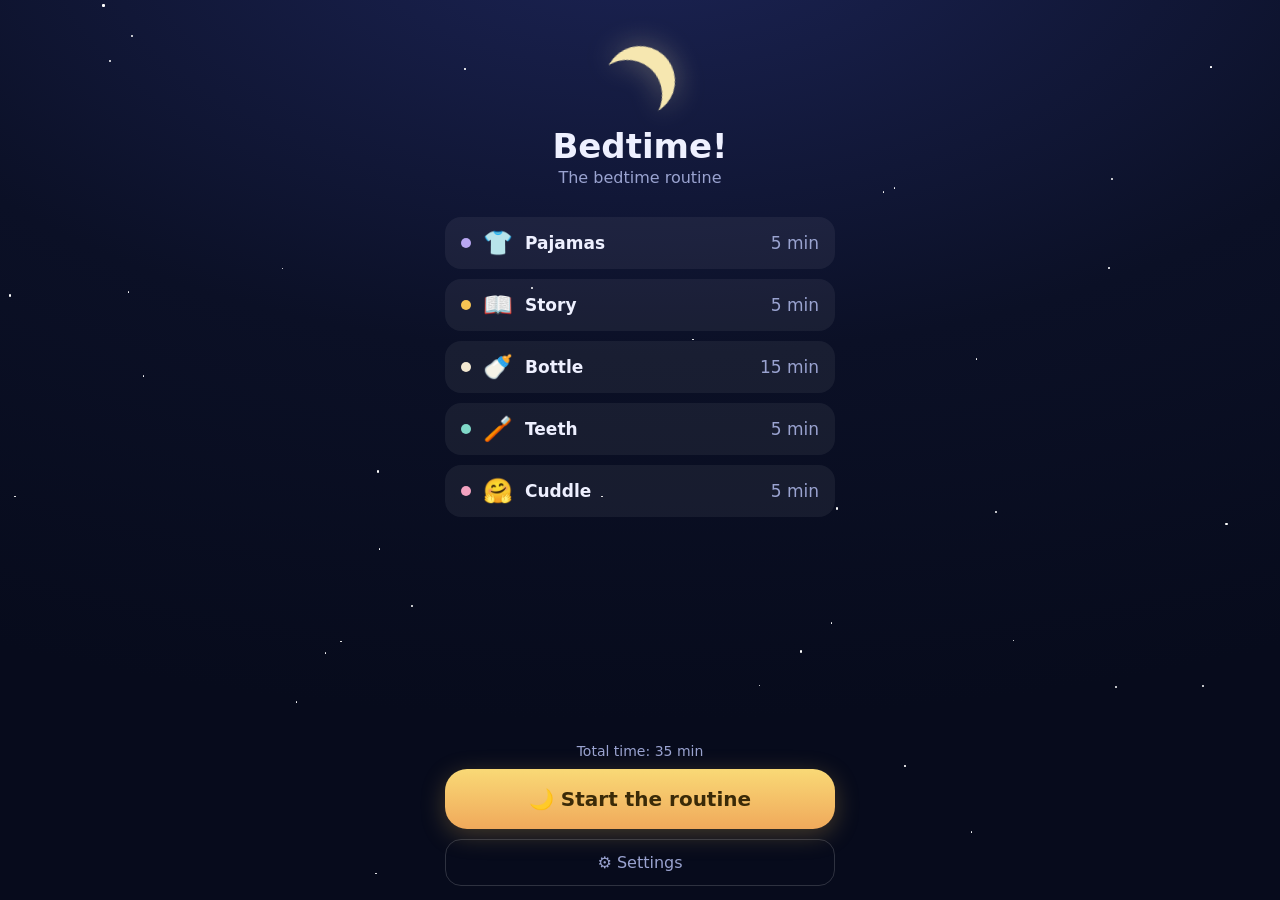
<file: index.html>
<!DOCTYPE html>
<html lang="fr">
<head>
  <meta charset="utf-8">
  <meta name="viewport" content="width=device-width, initial-scale=1, viewport-fit=cover, user-scalable=no">
  <title>Au dodo — le rituel du coucher</title>
  <meta name="description" content="Sablier du rituel du coucher : histoire, biberon, dents, câlin… et au dodo !">
  <meta name="theme-color" content="#0b1026">
  <meta name="color-scheme" content="dark">
  <link rel="manifest" href="manifest.webmanifest">
  <meta name="mobile-web-app-capable" content="yes">
  <meta name="apple-mobile-web-app-capable" content="yes">
  <meta name="apple-mobile-web-app-status-bar-style" content="black-translucent">
  <meta name="apple-mobile-web-app-title" content="Au dodo">
  <link rel="apple-touch-icon" href="icons/apple-touch-icon.png">
  <link rel="icon" type="image/png" sizes="192x192" href="icons/icon-192.png">
  <link rel="stylesheet" href="style.css">
</head>
<body>
  <div id="stars" aria-hidden="true"></div>

  <main class="app">

    <!-- ÉCRAN ACCUEIL -->
    <section id="screen-home" class="screen active">
      <header class="home-head">
        <div class="moon" aria-hidden="true"></div>
        <h1 id="homeTitle">Au dodo&nbsp;!</h1>
        <p id="homeSub" class="subtitle">Le rituel du coucher</p>
      </header>
      <ul id="homeList" class="phase-list"></ul>
      <p id="homeTotal" class="total-line"></p>
      <div class="home-actions">
        <button id="btnStart" class="btn-primary">🌙&nbsp; Commencer le rituel</button>
        <button id="btnSettings" class="btn-ghost">⚙️&nbsp; Réglages</button>
      </div>
    </section>

    <!-- ÉCRAN RITUEL -->
    <section id="screen-ritual" class="screen">
      <div class="banner">
        <span id="phaseEmoji" aria-hidden="true">📖</span>
        <div class="banner-text">
          <span id="phaseLabel">Histoire</span>
          <span id="phaseTime">5:00</span>
        </div>
      </div>

      <div class="hourglass-wrap">
        <svg id="hourglass" viewBox="0 0 320 480" xmlns="http://www.w3.org/2000/svg" aria-hidden="true">
          <defs>
            <clipPath id="clipTop">
              <path d="M72 50 L248 50 Q248 160 166 236 L154 236 Q72 160 72 50 Z"/>
            </clipPath>
            <clipPath id="clipBot">
              <path d="M154 244 Q72 320 72 430 L248 430 Q248 320 166 244 Z"/>
            </clipPath>
          </defs>

          <!-- cadre bois -->
          <rect x="48" y="26" width="7" height="428" rx="3.5" fill="#6f4730" opacity="0.9"/>
          <rect x="265" y="26" width="7" height="428" rx="3.5" fill="#6f4730" opacity="0.9"/>
          <rect x="40" y="22" width="240" height="18" rx="9" fill="#8a5a3e"/>
          <rect x="40" y="440" width="240" height="18" rx="9" fill="#8a5a3e"/>

          <!-- fond du verre -->
          <path d="M72 50 L248 50 Q248 160 166 236 L154 236 Q72 160 72 50 Z" fill="rgba(255,255,255,0.05)"/>
          <path d="M154 244 Q72 320 72 430 L248 430 Q248 320 166 244 Z" fill="rgba(255,255,255,0.05)"/>

          <!-- sable -->
          <g id="sandTop" clip-path="url(#clipTop)"></g>
          <g id="sandBot" clip-path="url(#clipBot)"></g>

          <!-- filet de sable + grains -->
          <rect id="stream" x="157.5" y="238" width="5" height="0" rx="2.5" fill="#f6c453" opacity="0.95"/>
          <g id="particles" fill="#f6c453">
            <circle class="grain g1" cx="158.5" cy="248" r="2"/>
            <circle class="grain g2" cx="161" cy="248" r="1.7"/>
            <circle class="grain g3" cx="159.7" cy="248" r="1.4"/>
          </g>

          <!-- contours du verre -->
          <path d="M72 50 L248 50 Q248 160 166 236 L154 236 Q72 160 72 50 Z"
                fill="none" stroke="rgba(190,210,255,0.45)" stroke-width="3" stroke-linejoin="round"/>
          <path d="M154 244 Q72 320 72 430 L248 430 Q248 320 166 244 Z"
                fill="none" stroke="rgba(190,210,255,0.45)" stroke-width="3" stroke-linejoin="round"/>
          <path d="M154 236 L154 244 M166 236 L166 244" stroke="rgba(190,210,255,0.45)" stroke-width="3"/>

          <!-- reflets -->
          <path d="M88 66 Q86 130 120 180" stroke="rgba(255,255,255,0.16)" stroke-width="6" fill="none" stroke-linecap="round"/>
          <path d="M94 300 Q86 355 90 412" stroke="rgba(255,255,255,0.12)" stroke-width="6" fill="none" stroke-linecap="round"/>
        </svg>
        <div id="pauseOverlay" class="pause-overlay" hidden>⏸&nbsp;Pause</div>
      </div>

      <div id="trail" class="trail"><div id="trailRow" class="trail-row"></div></div>
      <div id="progress" class="progress" aria-hidden="true"></div>

      <div class="controls">
        <button id="btnPrev" class="btn-ctrl" title="Phase précédente">⏮</button>
        <button id="btnPause" class="btn-ctrl" title="Pause">⏸</button>
        <button id="btnSkip" class="btn-ctrl" title="Phase suivante">⏭</button>
        <button id="btnStop" class="btn-ctrl danger" title="Arrêter">✕</button>
      </div>
    </section>

    <!-- ÉCRAN RÉGLAGES -->
    <section id="screen-settings" class="screen">
      <header class="settings-head">
        <button id="btnBack" class="btn-ghost btn-back">←&nbsp;Retour</button>
        <h2 id="settingsTitle">Réglages</h2>
      </header>
      <div class="tabs2">
        <button id="tabSteps" class="tab2 on" type="button">Étapes</button>
        <button id="tabApp" class="tab2" type="button">Application</button>
      </div>
      <div id="paneSteps" class="pane">
        <div id="settingsList"></div>
        <p id="settingsTotal" class="total-line"></p>
        <button id="btnDefaults" class="btn-ghost">Valeurs par défaut</button>
      </div>
      <div id="paneApp" class="pane" hidden>
        <label class="srow sound-row">
          <span class="name">🔔&nbsp; <span id="lblSounds">Sons</span></span>
          <input type="checkbox" id="soundToggle" class="switch">
        </label>
        <label class="srow">
          <span class="name">🎬&nbsp; <span id="lblIntro">Animation de départ</span></span>
          <input type="checkbox" id="introToggle" class="switch">
        </label>
        <label class="srow">
          <span class="name">🌐&nbsp; <span id="lblLang">Langue</span></span>
          <select id="langSelect" class="select"></select>
        </label>

        <h3 class="sec" id="secBedtime">Coucher</h3>
        <label class="srow">
          <span class="name">⏰&nbsp; <span id="lblBedtime">Heure du coucher</span></span>
          <input type="time" id="bedtimeInput" class="time-input" value="20:00">
        </label>
        <label class="srow reminder-row">
          <span class="col">
            <span class="ttl">🛎️&nbsp; <span id="lblReminder">Me prévenir 15 min avant</span></span>
            <span id="reminderSub" class="row-sub"></span>
          </span>
          <input type="checkbox" id="reminderToggle" class="switch">
        </label>
        <p id="reminderHint" class="reminder-hint" hidden></p>

        <a id="kofiSettings" class="btn-ghost kofi-btn" target="_blank" rel="noopener" hidden>☕ Soutenir l'app</a>
      </div>
    </section>

    <!-- ÉCRAN FIN -->
    <section id="screen-end" class="screen">
      <div class="end-center">
        <div class="end-moon" aria-hidden="true"></div>
        <h1 id="endTitle">Au dodo&nbsp;!</h1>
        <p id="endMsg" class="subtitle">Bonne nuit, fais de beaux rêves&nbsp;✨</p>
      </div>
      <button id="btnEndHome" class="btn-ghost">Terminer</button>
      <a id="kofiEnd" class="kofi-line" target="_blank" rel="noopener" hidden>☕ Soutenir l'app</a>
    </section>

  </main>

  <div id="intro" class="intro" hidden>
    <div id="introCard" class="intro-card">
      <span id="introEmoji" class="intro-emoji" aria-hidden="true">🌙</span>
      <span id="introLabel" class="intro-label"></span>
    </div>
    <div id="introDots" class="intro-dots" aria-hidden="true"></div>
    <p id="introHint" class="intro-hint"></p>
  </div>

  <div id="toast" class="toast" hidden></div>
  <script src="app.js"></script>
</body>
</html>
</file>
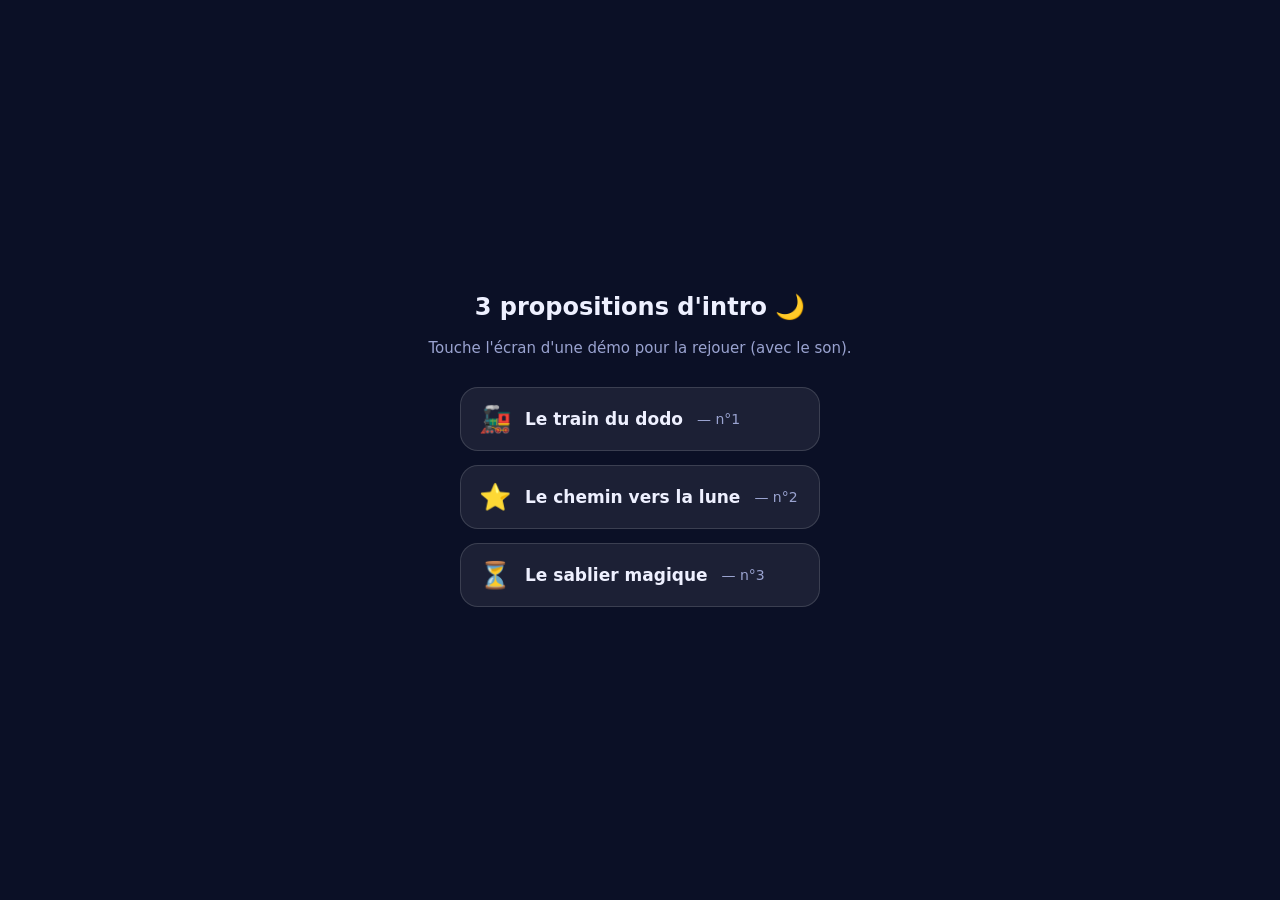
<file: demos/index.html>
<!DOCTYPE html>
<html lang="fr">
<head>
<meta charset="utf-8">
<meta name="viewport" content="width=device-width, initial-scale=1, viewport-fit=cover">
<title>Au dodo — propositions d'intro</title>
<style>
html, body { height: 100%; margin: 0; }
body {
  background: #0b1026; color: #eef0ff;
  font-family: ui-rounded, -apple-system, system-ui, sans-serif;
  display: flex; flex-direction: column; align-items: center; justify-content: center;
  gap: 14px; padding: 24px; box-sizing: border-box;
}
h1 { font-size: 24px; margin: 0 0 4px; text-align: center; }
p { color: #9aa3d0; margin: 0 0 16px; font-size: 15px; text-align: center; }
a {
  display: flex; align-items: center; gap: 14px;
  width: min(100%, 360px); padding: 16px 18px; box-sizing: border-box;
  background: rgba(255,255,255,.07); border: 1.5px solid rgba(255,255,255,.14);
  border-radius: 18px; color: #eef0ff; text-decoration: none; font-size: 17px; font-weight: 600;
}
a span.num { color: #9aa3d0; font-weight: 400; font-size: 14px; }
a em { font-style: normal; font-size: 26px; }
</style>
</head>
<body>
<h1>3 propositions d'intro 🌙</h1>
<p>Touche l'écran d'une démo pour la rejouer (avec le son).</p>
<a href="train.html"><em>🚂</em> Le train du dodo <span class="num">— n°1</span></a>
<a href="lune.html"><em>⭐</em> Le chemin vers la lune <span class="num">— n°2</span></a>
<a href="sablier.html"><em>⏳</em> Le sablier magique <span class="num">— n°3</span></a>
</body>
</html>
</file>
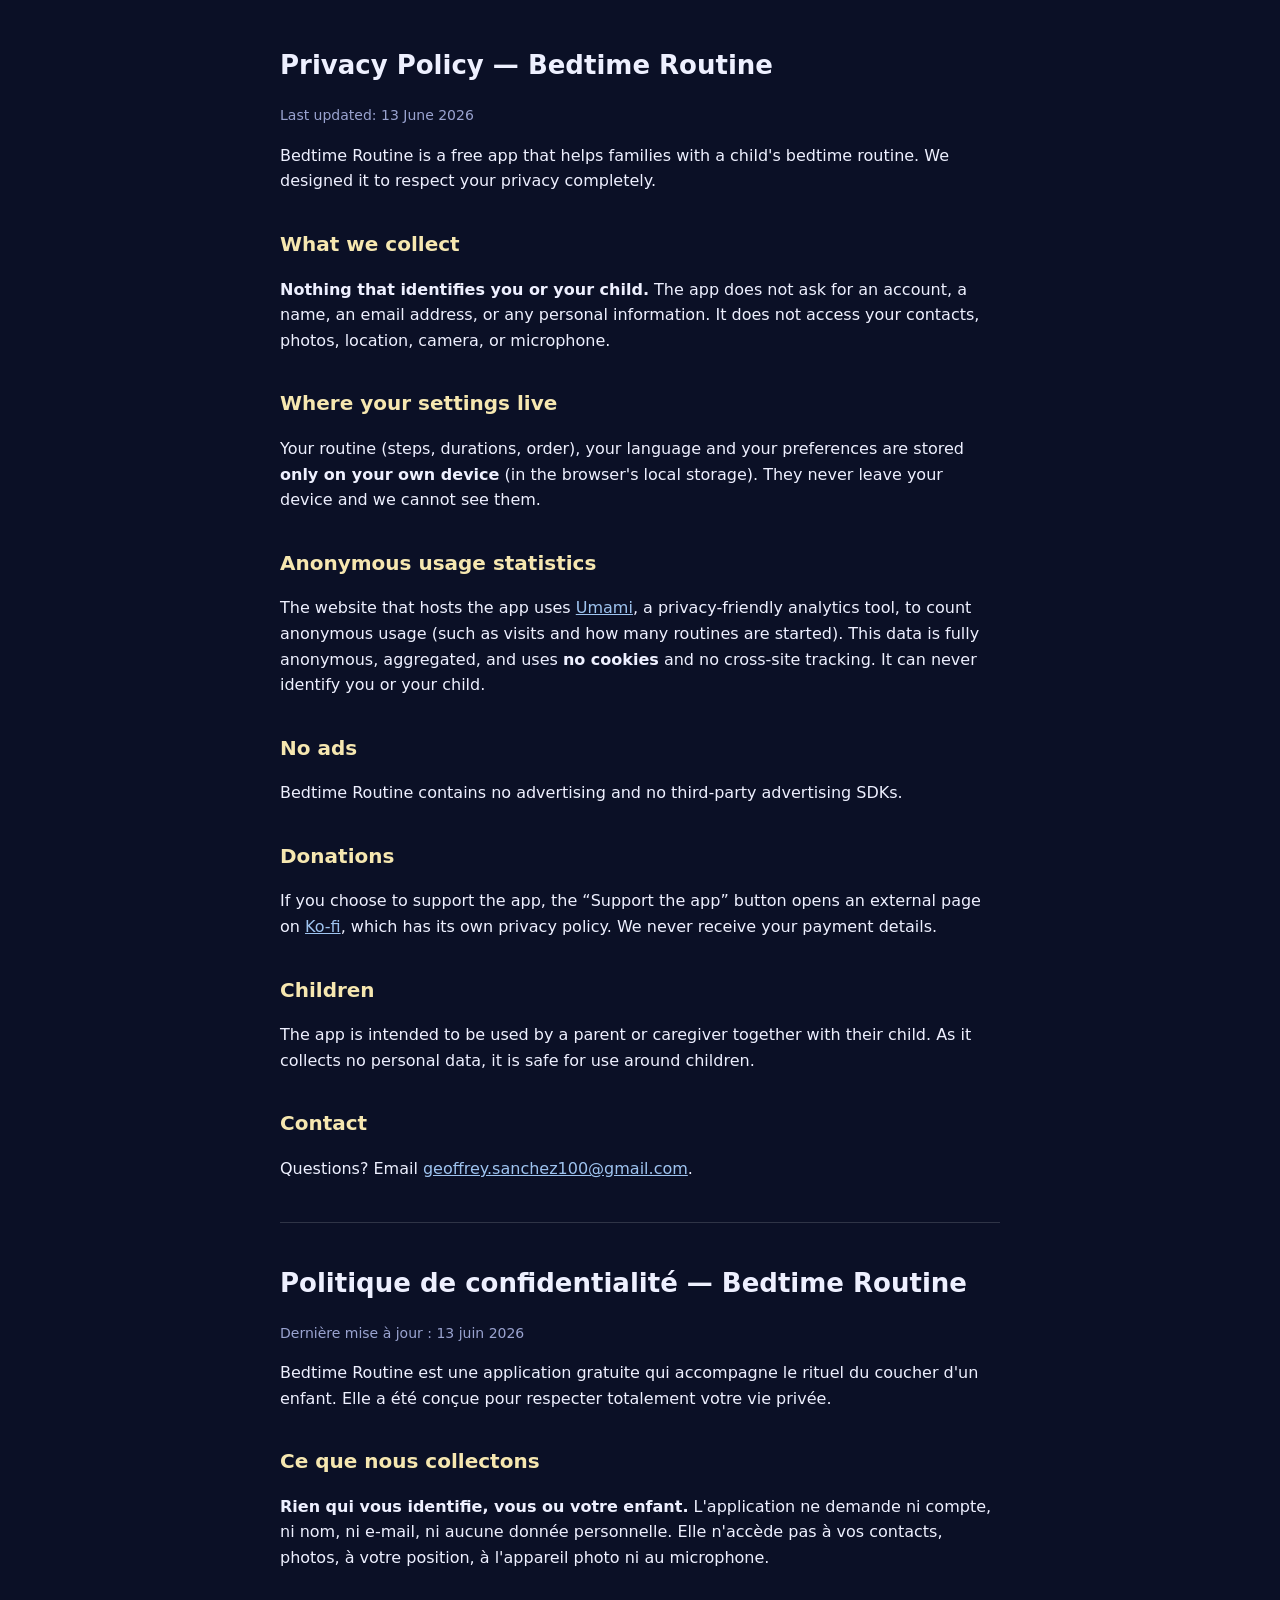
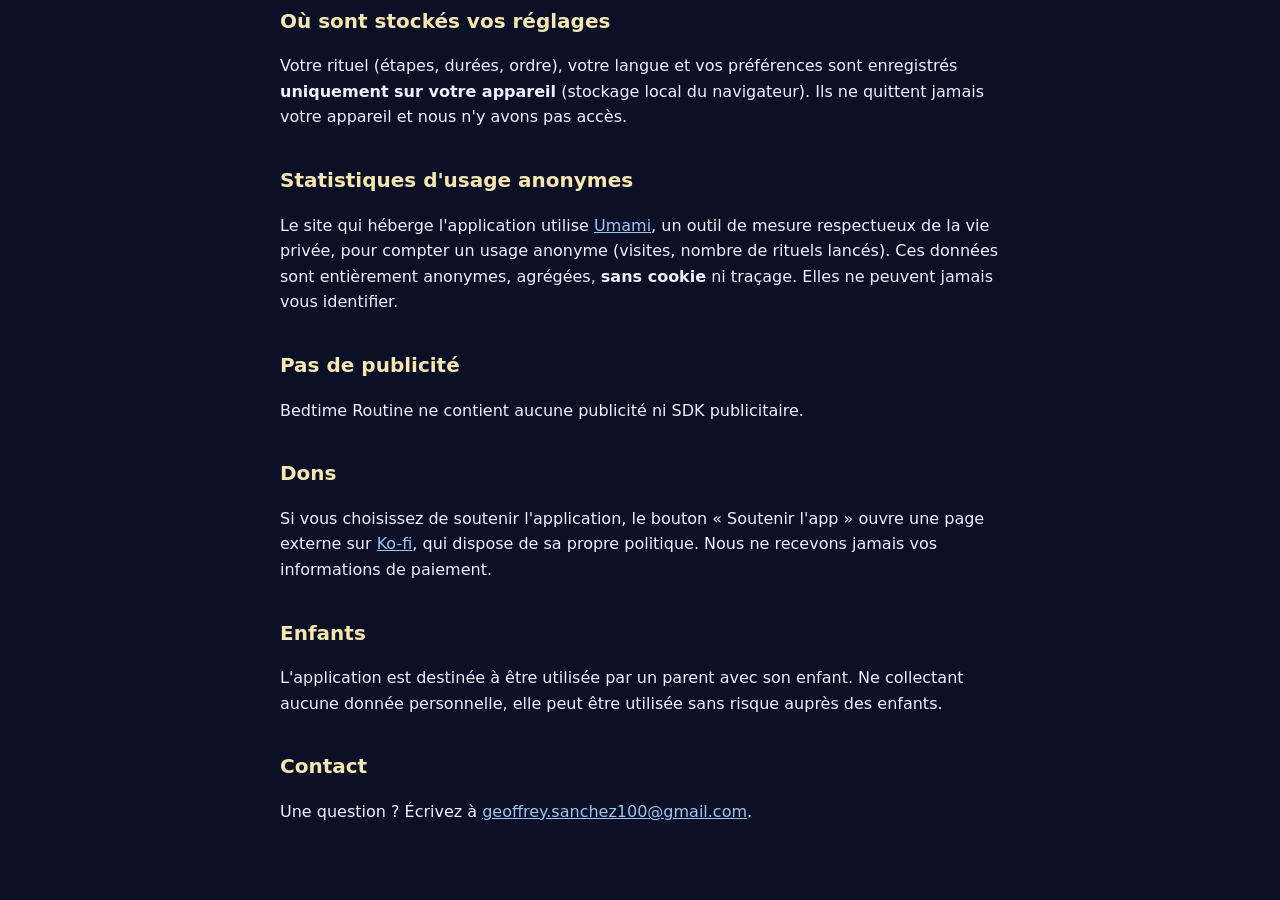
<file: privacy.html>
<!DOCTYPE html>
<html lang="en">
<head>
<meta charset="utf-8">
<meta name="viewport" content="width=device-width, initial-scale=1">
<title>Privacy Policy — Bedtime Routine</title>
<style>
body { max-width: 720px; margin: 0 auto; padding: 28px 20px 60px; background: #0b1026; color: #eef0ff;
  font-family: ui-rounded, -apple-system, "Segoe UI", system-ui, sans-serif; line-height: 1.6; }
h1 { font-size: 26px; } h2 { font-size: 20px; margin-top: 34px; color: #f6e7b0; }
a { color: #9fc4f0; } hr { border: none; border-top: 1px solid rgba(255,255,255,.15); margin: 40px 0; }
.muted { color: #9aa3d0; font-size: 14px; }
</style>
</head>
<body>
<h1>Privacy Policy — Bedtime Routine</h1>
<p class="muted">Last updated: 13 June 2026</p>

<p>Bedtime Routine is a free app that helps families with a child's bedtime routine.
We designed it to respect your privacy completely.</p>

<h2>What we collect</h2>
<p><strong>Nothing that identifies you or your child.</strong> The app does not ask for an
account, a name, an email address, or any personal information. It does not access your
contacts, photos, location, camera, or microphone.</p>

<h2>Where your settings live</h2>
<p>Your routine (steps, durations, order), your language and your preferences are stored
<strong>only on your own device</strong> (in the browser's local storage). They never leave
your device and we cannot see them.</p>

<h2>Anonymous usage statistics</h2>
<p>The website that hosts the app uses <a href="https://umami.is/">Umami</a>, a privacy-friendly
analytics tool, to count anonymous usage (such as visits and how many routines are started).
This data is fully anonymous, aggregated, and uses <strong>no cookies</strong> and no
cross-site tracking. It can never identify you or your child.</p>

<h2>No ads</h2>
<p>Bedtime Routine contains no advertising and no third-party advertising SDKs.</p>

<h2>Donations</h2>
<p>If you choose to support the app, the “Support the app” button opens an external page on
<a href="https://ko-fi.com/">Ko-fi</a>, which has its own privacy policy. We never receive your
payment details.</p>

<h2>Children</h2>
<p>The app is intended to be used by a parent or caregiver together with their child. As it
collects no personal data, it is safe for use around children.</p>

<h2>Contact</h2>
<p>Questions? Email <a href="mailto:geoffrey.sanchez100@gmail.com">geoffrey.sanchez100@gmail.com</a>.</p>

<hr>

<h1>Politique de confidentialité — Bedtime Routine</h1>
<p class="muted">Dernière mise à jour : 13 juin 2026</p>

<p>Bedtime Routine est une application gratuite qui accompagne le rituel du coucher d'un enfant.
Elle a été conçue pour respecter totalement votre vie privée.</p>

<h2>Ce que nous collectons</h2>
<p><strong>Rien qui vous identifie, vous ou votre enfant.</strong> L'application ne demande ni
compte, ni nom, ni e-mail, ni aucune donnée personnelle. Elle n'accède pas à vos contacts,
photos, à votre position, à l'appareil photo ni au microphone.</p>

<h2>Où sont stockés vos réglages</h2>
<p>Votre rituel (étapes, durées, ordre), votre langue et vos préférences sont enregistrés
<strong>uniquement sur votre appareil</strong> (stockage local du navigateur). Ils ne quittent
jamais votre appareil et nous n'y avons pas accès.</p>

<h2>Statistiques d'usage anonymes</h2>
<p>Le site qui héberge l'application utilise <a href="https://umami.is/">Umami</a>, un outil de
mesure respectueux de la vie privée, pour compter un usage anonyme (visites, nombre de rituels
lancés). Ces données sont entièrement anonymes, agrégées, <strong>sans cookie</strong> ni
traçage. Elles ne peuvent jamais vous identifier.</p>

<h2>Pas de publicité</h2>
<p>Bedtime Routine ne contient aucune publicité ni SDK publicitaire.</p>

<h2>Dons</h2>
<p>Si vous choisissez de soutenir l'application, le bouton « Soutenir l'app » ouvre une page
externe sur <a href="https://ko-fi.com/">Ko-fi</a>, qui dispose de sa propre politique. Nous ne
recevons jamais vos informations de paiement.</p>

<h2>Enfants</h2>
<p>L'application est destinée à être utilisée par un parent avec son enfant. Ne collectant aucune
donnée personnelle, elle peut être utilisée sans risque auprès des enfants.</p>

<h2>Contact</h2>
<p>Une question ? Écrivez à <a href="mailto:geoffrey.sanchez100@gmail.com">geoffrey.sanchez100@gmail.com</a>.</p>
</body>
</html>
</file>
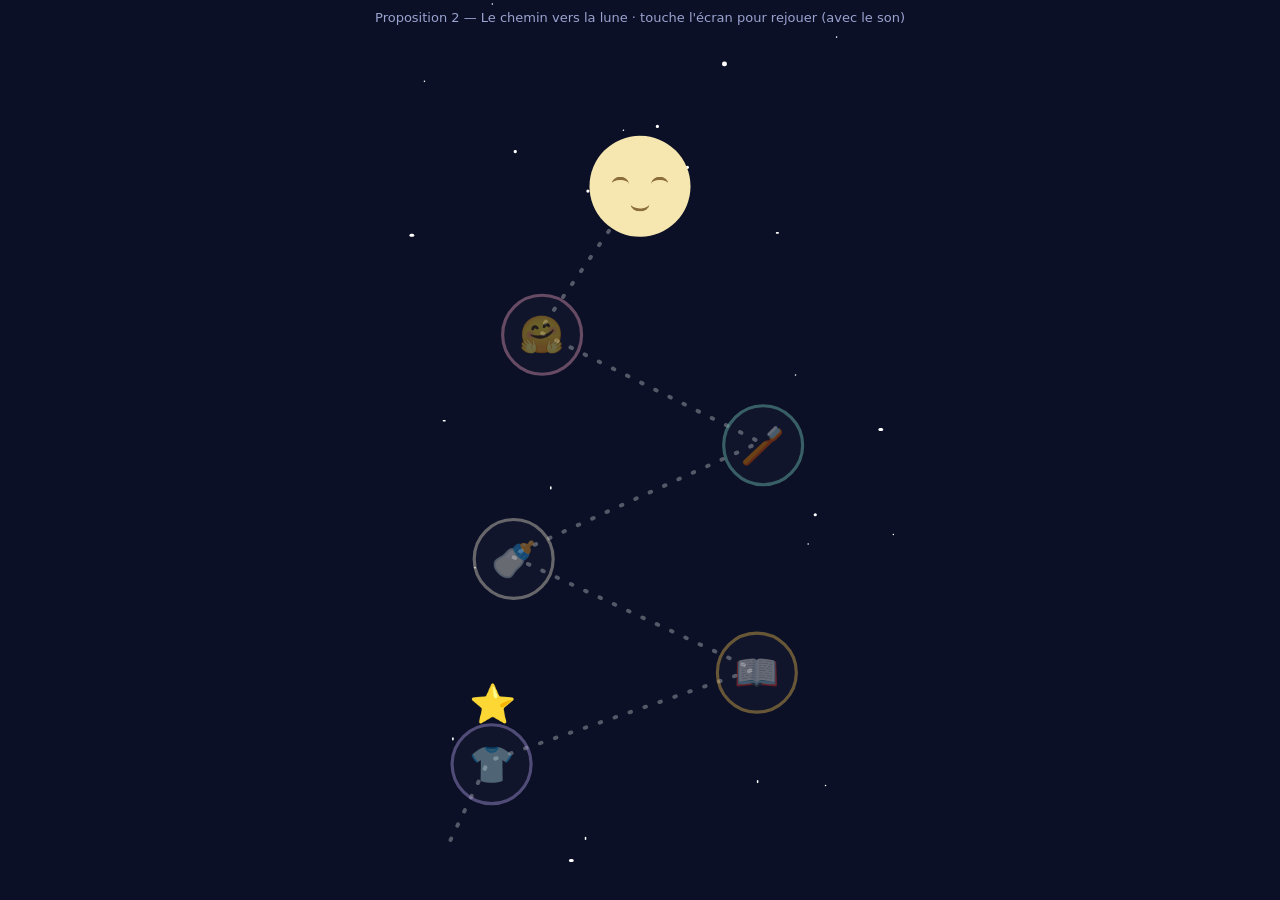
<file: demos/lune.html>
<!DOCTYPE html>
<html lang="fr">
<head>
<meta charset="utf-8">
<meta name="viewport" content="width=device-width, initial-scale=1, viewport-fit=cover, user-scalable=no">
<title>Proposition 2 — Le chemin vers la lune</title>
<style>
html, body { height: 100%; margin: 0; }
body {
  background: #0b1026; color: #eef0ff; overflow: hidden;
  font-family: ui-rounded, -apple-system, system-ui, sans-serif;
  -webkit-user-select: none; user-select: none; -webkit-tap-highlight-color: transparent;
}
.hdr {
  position: fixed; top: env(safe-area-inset-top, 0px); left: 0; right: 0; z-index: 5;
  text-align: center; font-size: 13px; color: #9aa3d0; padding: 10px;
}
#fit { position: fixed; left: 50%; top: 50%; width: 320px; height: 570px; transform-origin: center; }
.st { position: absolute; border-radius: 50%; background: #fff; animation: tw 2.4s ease-in-out infinite alternate; }
@keyframes tw { from { opacity: .12; } to { opacity: .8; } }
@keyframes hop { 0% { transform: translateY(0); } 45% { transform: translateY(-16px); } 100% { transform: translateY(0); } }
@keyframes zz { from { opacity: 0; transform: translateY(8px); } 30% { opacity: 1; } to { opacity: 0; transform: translateY(-30px); } }
.cap { position: absolute; top: 36px; left: 0; right: 0; text-align: center; font-size: 25px; font-weight: 700; min-height: 34px; }
</style>
</head>
<body>
<div class="hdr">Proposition 2 — Le chemin vers la lune · touche l'écran pour rejouer (avec le son)</div>
<div id="fit"><div id="sc" style="position:absolute;inset:0"></div></div>
<script>
'use strict';
const PH = [
  { e: '👕', n: 'Pyjama', c: '#b9a7f2' },
  { e: '📖', n: 'Histoire', c: '#f6c453' },
  { e: '🍼', n: 'Biberon', c: '#f3e9d2' },
  { e: '🪥', n: 'Dents', c: '#7fd8c8' },
  { e: '🤗', n: 'Câlin', c: '#f2a2c0' },
];
const NS = 'http://www.w3.org/2000/svg';
function fit() {
  const s = Math.min(innerWidth / 320, innerHeight / 570);
  document.getElementById('fit').style.transform = 'translate(-50%,-50%) scale(' + s + ')';
}
addEventListener('resize', fit); fit();

let ac = null, sound = false;
function ensureAc() { try { ac = ac || new (window.AudioContext || window.webkitAudioContext)(); if (ac.state === 'suspended') ac.resume(); } catch (e) {} }
function tone(f, w, d, p) {
  if (!sound || !ac) return;
  const o = ac.createOscillator(), g = ac.createGain();
  o.type = 'sine'; o.frequency.value = f; o.connect(g); g.connect(ac.destination);
  const t0 = ac.currentTime + w;
  g.gain.setValueAtTime(0.0001, t0);
  g.gain.exponentialRampToValueAtTime(p, t0 + 0.04);
  g.gain.exponentialRampToValueAtTime(0.0001, t0 + d);
  o.start(t0); o.stop(t0 + d + 0.05);
}
const NOTES = [523.25, 587.33, 659.25, 783.99, 880, 1046.5];

let timers = [];
const later = (f, ms) => timers.push(setTimeout(f, ms));
const stopAll = () => { timers.forEach(clearTimeout); timers = []; };
const sc = document.getElementById('sc');

function base() {
  sc.innerHTML = '';
  for (let i = 0; i < 26; i++) {
    const s = document.createElement('span'); s.className = 'st';
    const z = 1 + Math.random() * 1.6;
    s.style.cssText = 'width:' + z + 'px;height:' + z + 'px;left:' + (Math.random() * 100) + '%;top:' + (Math.random() * 100) + '%;animation-delay:' + (-Math.random() * 3) + 's';
    sc.appendChild(s);
  }
  const cap = document.createElement('div'); cap.className = 'cap'; sc.appendChild(cap);
  return cap;
}

function play() {
  stopAll();
  const cap = base();
  const pts = [[64, 482], [232, 424], [78, 352], [236, 280], [96, 210]];
  const svg = document.createElementNS(NS, 'svg');
  svg.setAttribute('viewBox', '0 0 320 570');
  svg.style.cssText = 'position:absolute;left:0;top:0;width:100%;height:100%';
  svg.innerHTML = '<polyline points="40,532 64,482 232,424 78,352 236,280 96,210 160,118" fill="none" stroke="rgba(255,255,255,.3)" stroke-width="2.5" stroke-dasharray="1 9" stroke-linecap="round"/>';
  sc.appendChild(svg);
  const moon = document.createElement('div');
  moon.style.cssText = 'position:absolute;left:128px;top:86px;width:64px;height:64px;border-radius:50%;background:#f6e7b0;transition:transform .6s';
  moon.innerHTML = '<span style="position:absolute;left:14px;top:26px;width:11px;height:7px;border-top:2.5px solid #8a6d3b;border-radius:50%"></span>'
    + '<span style="position:absolute;right:14px;top:26px;width:11px;height:7px;border-top:2.5px solid #8a6d3b;border-radius:50%"></span>'
    + '<span style="position:absolute;left:26px;top:38px;width:12px;height:8px;border-bottom:2.5px solid #8a6d3b;border-radius:0 0 50% 50%"></span>';
  sc.appendChild(moon);
  const stns = pts.map((q, k) => {
    const d = document.createElement('div');
    d.style.cssText = 'position:absolute;left:' + (q[0] - 24) + 'px;top:' + (q[1] - 24) + 'px;width:48px;height:48px;border-radius:50%;border:2.5px solid ' + PH[k].c + ';background:rgba(255,255,255,.06);display:grid;place-items:center;font-size:23px;opacity:.4;transition:all .3s';
    d.textContent = PH[k].e;
    sc.appendChild(d);
    return d;
  });
  const star = document.createElement('div');
  star.style.cssText = 'position:absolute;left:28px;top:520px;font-size:24px;transition:left .55s ease-in-out,top .55s ease-in-out';
  star.textContent = '⭐';
  sc.appendChild(star);
  let t = 500;
  PH.forEach((p, k) => {
    later(() => {
      star.style.left = (pts[k][0] - 12) + 'px';
      star.style.top = (pts[k][1] - 50) + 'px';
      star.style.animation = 'none'; void star.offsetWidth;
      star.style.animation = 'hop .55s ease';
    }, t);
    later(() => {
      stns[k].style.opacity = '1';
      stns[k].style.background = p.c + '33';
      stns[k].style.transform = 'scale(1.18)';
      cap.style.color = p.c; cap.textContent = p.n;
      tone(NOTES[k % NOTES.length], 0, 0.6, 0.11);
    }, t + 600);
    later(() => { stns[k].style.transform = 'scale(1)'; }, t + 1200);
    t += 1600;
  });
  later(() => { star.style.left = '150px'; star.style.top = '74px'; }, t);
  later(() => {
    moon.style.transform = 'scale(1.1)';
    cap.style.color = '#f6e7b0'; cap.style.fontSize = '29px'; cap.textContent = 'Au dodo !';
    tone(783.99, 0, 1.0, 0.12); tone(659.25, 0.4, 1.0, 0.11); tone(587.33, 0.8, 1.0, 0.1); tone(523.25, 1.2, 2.0, 0.1);
    for (let i = 0; i < 3; i++) {
      const z = document.createElement('span');
      z.textContent = 'z';
      z.style.cssText = 'position:absolute;left:' + (202 + i * 14) + 'px;top:' + (90 - i * 8) + 'px;color:#cdd3ff;font-size:' + (13 + i * 3) + 'px;font-weight:700;animation:zz 2.2s ease-in-out ' + (i * 0.4) + 's infinite';
      sc.appendChild(z);
    }
  }, t + 750);
  later(play, t + 5200);
}

document.body.addEventListener('click', () => { sound = true; ensureAc(); play(); });
play();
</script>
</body>
</html>
</file>
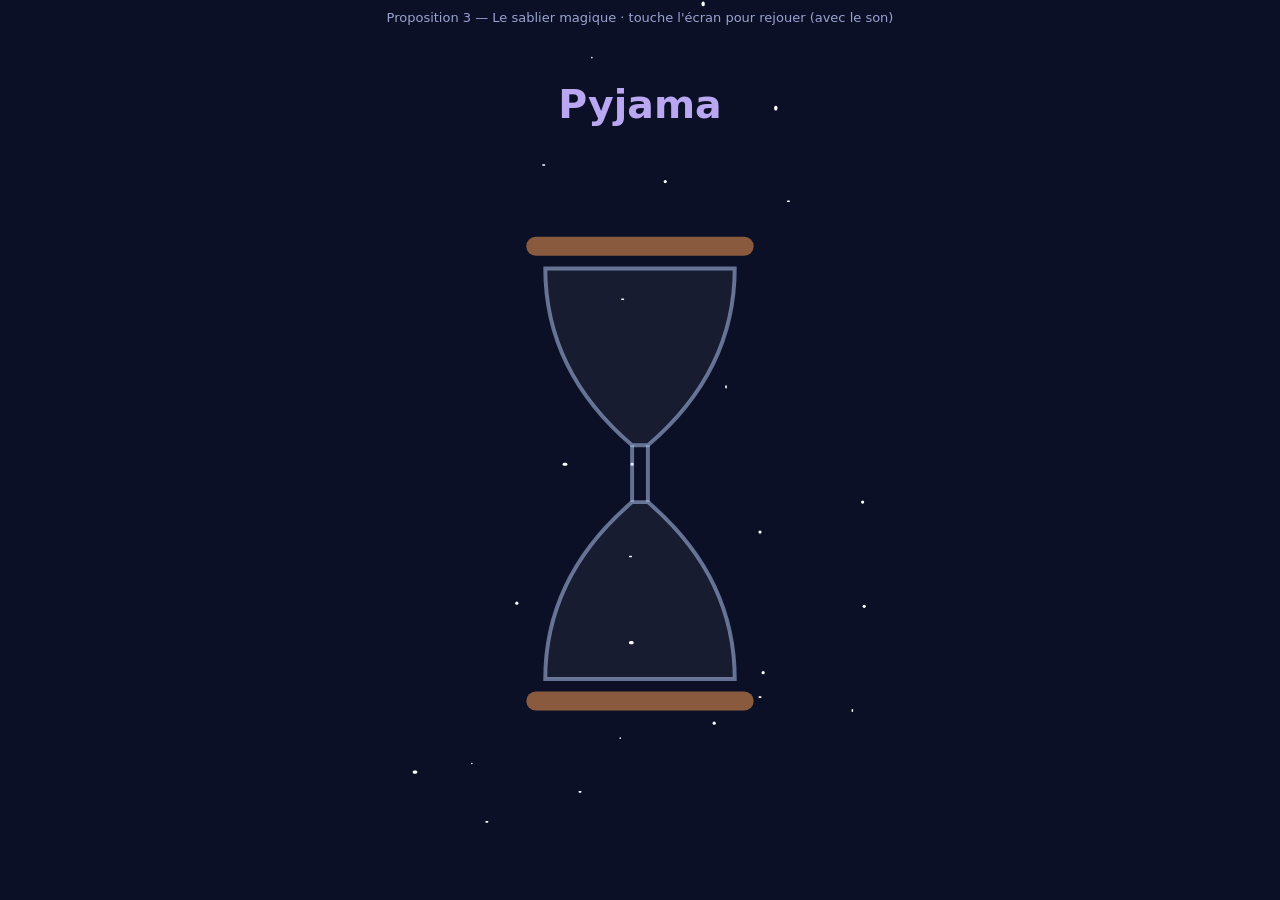
<file: demos/sablier.html>
<!DOCTYPE html>
<html lang="fr">
<head>
<meta charset="utf-8">
<meta name="viewport" content="width=device-width, initial-scale=1, viewport-fit=cover, user-scalable=no">
<title>Proposition 3 — Le sablier magique</title>
<style>
html, body { height: 100%; margin: 0; }
body {
  background: #0b1026; color: #eef0ff; overflow: hidden;
  font-family: ui-rounded, -apple-system, system-ui, sans-serif;
  -webkit-user-select: none; user-select: none; -webkit-tap-highlight-color: transparent;
}
.hdr {
  position: fixed; top: env(safe-area-inset-top, 0px); left: 0; right: 0; z-index: 5;
  text-align: center; font-size: 13px; color: #9aa3d0; padding: 10px;
}
#fit { position: fixed; left: 50%; top: 50%; width: 320px; height: 570px; transform-origin: center; }
.st { position: absolute; border-radius: 50%; background: #fff; animation: tw 2.4s ease-in-out infinite alternate; }
@keyframes tw { from { opacity: .12; } to { opacity: .8; } }
.cap { position: absolute; top: 52px; left: 0; right: 0; text-align: center; font-size: 25px; font-weight: 700; min-height: 34px; }
</style>
</head>
<body>
<div class="hdr">Proposition 3 — Le sablier magique · touche l'écran pour rejouer (avec le son)</div>
<div id="fit"><div id="sc" style="position:absolute;inset:0"></div></div>
<script>
'use strict';
const PH = [
  { e: '👕', n: 'Pyjama', c: '#b9a7f2', min: 5 },
  { e: '📖', n: 'Histoire', c: '#f6c453', min: 5 },
  { e: '🍼', n: 'Biberon', c: '#f3e9d2', min: 15 },
  { e: '🪥', n: 'Dents', c: '#7fd8c8', min: 5 },
  { e: '🤗', n: 'Câlin', c: '#f2a2c0', min: 5 },
];
const NS = 'http://www.w3.org/2000/svg';
function fit() {
  const s = Math.min(innerWidth / 320, innerHeight / 570);
  document.getElementById('fit').style.transform = 'translate(-50%,-50%) scale(' + s + ')';
}
addEventListener('resize', fit); fit();

let ac = null, sound = false;
function ensureAc() { try { ac = ac || new (window.AudioContext || window.webkitAudioContext)(); if (ac.state === 'suspended') ac.resume(); } catch (e) {} }
function tone(f, w, d, p) {
  if (!sound || !ac) return;
  const o = ac.createOscillator(), g = ac.createGain();
  o.type = 'sine'; o.frequency.value = f; o.connect(g); g.connect(ac.destination);
  const t0 = ac.currentTime + w;
  g.gain.setValueAtTime(0.0001, t0);
  g.gain.exponentialRampToValueAtTime(p, t0 + 0.04);
  g.gain.exponentialRampToValueAtTime(0.0001, t0 + d);
  o.start(t0); o.stop(t0 + d + 0.05);
}
const NOTES = [523.25, 587.33, 659.25, 783.99, 880, 1046.5];

let timers = [];
const later = (f, ms) => timers.push(setTimeout(f, ms));
const stopAll = () => { timers.forEach(clearTimeout); timers = []; };
const sc = document.getElementById('sc');

function base() {
  sc.innerHTML = '';
  for (let i = 0; i < 26; i++) {
    const s = document.createElement('span'); s.className = 'st';
    const z = 1 + Math.random() * 1.6;
    s.style.cssText = 'width:' + z + 'px;height:' + z + 'px;left:' + (Math.random() * 100) + '%;top:' + (Math.random() * 100) + '%;animation-delay:' + (-Math.random() * 3) + 's';
    sc.appendChild(s);
  }
  const cap = document.createElement('div'); cap.className = 'cap'; sc.appendChild(cap);
  return cap;
}

function play() {
  stopAll();
  const cap = base();
  const wrap = document.createElement('div');
  wrap.style.cssText = 'position:absolute;left:60px;top:140px;width:200px;height:320px;transition:transform .9s cubic-bezier(.55,.06,.35,1.1)';
  const svg = document.createElementNS(NS, 'svg');
  svg.setAttribute('viewBox', '0 0 200 320');
  svg.style.cssText = 'width:100%;height:100%';
  svg.innerHTML = '<defs><clipPath id="ct9"><path d="M40 30 L160 30 Q160 95 105 142 L95 142 Q40 95 40 30 Z"/></clipPath></defs>'
    + '<rect x="28" y="10" width="144" height="12" rx="6" fill="#8a5a3e"/><rect x="28" y="298" width="144" height="12" rx="6" fill="#8a5a3e"/>'
    + '<path d="M40 30 L160 30 Q160 95 105 142 L95 142 Q40 95 40 30 Z" fill="rgba(255,255,255,.05)" stroke="rgba(190,210,255,.5)" stroke-width="2.5"/>'
    + '<path d="M95 178 Q40 225 40 290 L160 290 Q160 225 105 178 Z" fill="rgba(255,255,255,.05)" stroke="rgba(190,210,255,.5)" stroke-width="2.5"/>'
    + '<path d="M95 142 L95 178 M105 142 L105 178" stroke="rgba(190,210,255,.5)" stroke-width="2.5"/>'
    + '<g id="lay9" clip-path="url(#ct9)"></g>';
  wrap.appendChild(svg);
  sc.appendChild(wrap);
  const lay = svg.querySelector('#lay9');
  const tot = PH.reduce((a, p) => a + p.min, 0);
  const H = 104;
  let yCur = 142, t = 500;
  PH.forEach((p, k) => {
    later(() => {
      const d = document.createElement('div');
      d.id = 'fall9'; d.textContent = p.e;
      d.style.cssText = 'position:absolute;left:0;right:0;top:92px;text-align:center;font-size:34px;opacity:1;transition:transform .75s cubic-bezier(.5,0,1,1),opacity .25s .55s';
      sc.appendChild(d);
      cap.style.color = p.c; cap.textContent = p.n;
      tone(NOTES[k % NOTES.length], 0, 0.6, 0.11);
      requestAnimationFrame(() => { requestAnimationFrame(() => {
        d.style.transform = 'translateY(160px) scale(.45)'; d.style.opacity = '0';
      }); });
    }, t);
    later(() => {
      const h = p.min / tot * H;
      const r = document.createElementNS(NS, 'rect');
      r.setAttribute('x', '40'); r.setAttribute('width', '120');
      r.setAttribute('y', String(yCur - h)); r.setAttribute('height', String(h));
      r.setAttribute('fill', p.c);
      lay.appendChild(r);
      yCur -= h;
      const old = document.getElementById('fall9');
      if (old) old.remove();
    }, t + 820);
    t += 1400;
  });
  later(() => {
    wrap.style.transform = 'rotate(180deg)';
    cap.style.color = '#f6e7b0'; cap.style.fontSize = '27px'; cap.textContent = "Et c'est parti !";
    tone(659.25, 0, 1.1, 0.13); tone(783.99, 0.22, 1.3, 0.1);
  }, t + 300);
  later(play, t + 4300);
}

document.body.addEventListener('click', () => { sound = true; ensureAc(); play(); });
play();
</script>
</body>
</html>
</file>
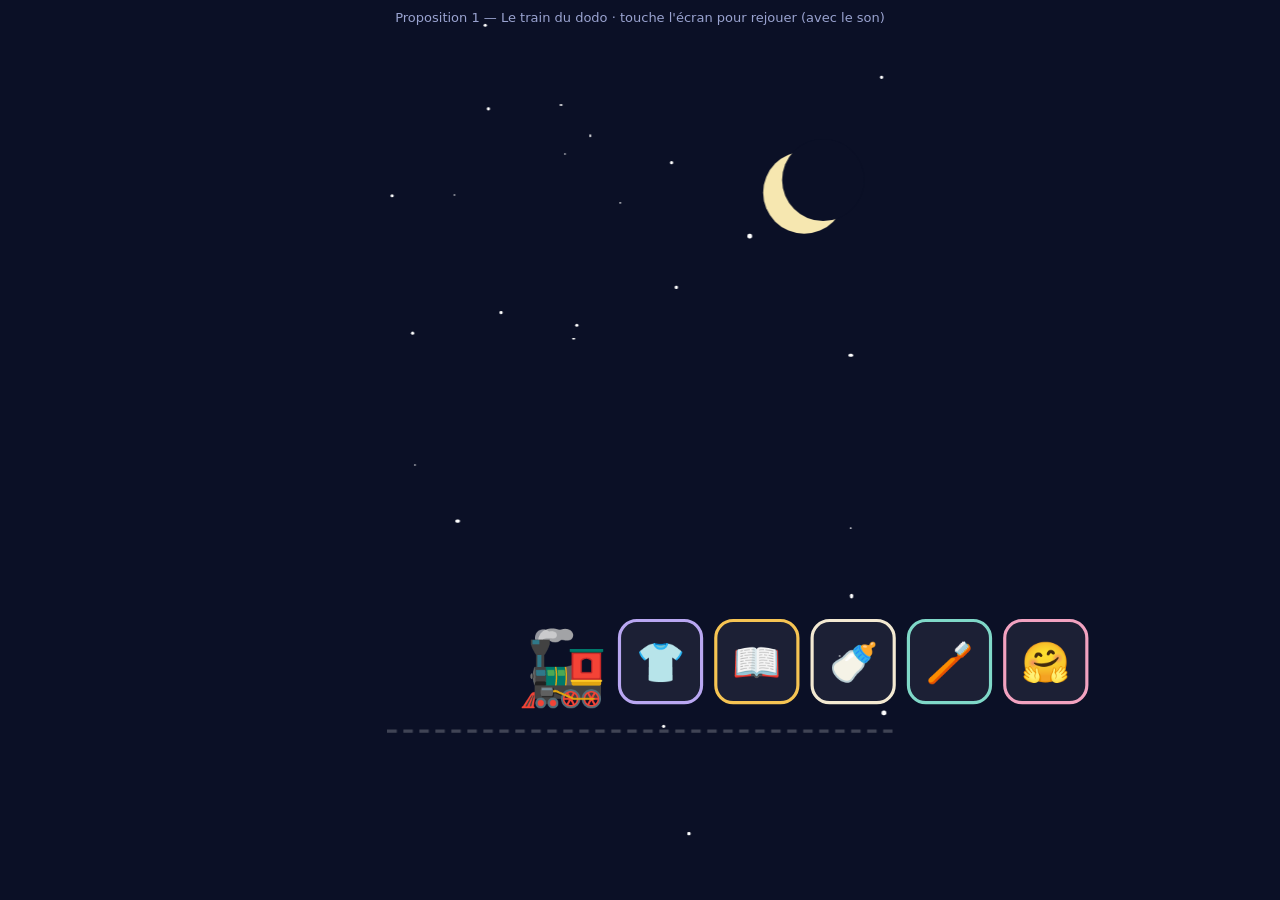
<file: demos/train.html>
<!DOCTYPE html>
<html lang="fr">
<head>
<meta charset="utf-8">
<meta name="viewport" content="width=device-width, initial-scale=1, viewport-fit=cover, user-scalable=no">
<title>Proposition 1 — Le train du dodo</title>
<style>
html, body { height: 100%; margin: 0; }
body {
  background: #0b1026; color: #eef0ff; overflow: hidden;
  font-family: ui-rounded, -apple-system, system-ui, sans-serif;
  -webkit-user-select: none; user-select: none; -webkit-tap-highlight-color: transparent;
}
.hdr {
  position: fixed; top: env(safe-area-inset-top, 0px); left: 0; right: 0; z-index: 5;
  text-align: center; font-size: 13px; color: #9aa3d0; padding: 10px;
}
#fit { position: fixed; left: 50%; top: 50%; width: 320px; height: 570px; transform-origin: center; }
.st { position: absolute; border-radius: 50%; background: #fff; animation: tw 2.4s ease-in-out infinite alternate; }
@keyframes tw { from { opacity: .12; } to { opacity: .8; } }
.cap { position: absolute; top: 60px; left: 0; right: 0; text-align: center; font-size: 25px; font-weight: 700; min-height: 34px; }
</style>
</head>
<body>
<div class="hdr">Proposition 1 — Le train du dodo · touche l'écran pour rejouer (avec le son)</div>
<div id="fit"><div id="sc" style="position:absolute;inset:0"></div></div>
<script>
'use strict';
const PH = [
  { e: '👕', n: 'Pyjama', c: '#b9a7f2' },
  { e: '📖', n: 'Histoire', c: '#f6c453' },
  { e: '🍼', n: 'Biberon', c: '#f3e9d2' },
  { e: '🪥', n: 'Dents', c: '#7fd8c8' },
  { e: '🤗', n: 'Câlin', c: '#f2a2c0' },
];
function fit() {
  const s = Math.min(innerWidth / 320, innerHeight / 570);
  document.getElementById('fit').style.transform = 'translate(-50%,-50%) scale(' + s + ')';
}
addEventListener('resize', fit); fit();

let ac = null, sound = false;
function ensureAc() { try { ac = ac || new (window.AudioContext || window.webkitAudioContext)(); if (ac.state === 'suspended') ac.resume(); } catch (e) {} }
function tone(f, w, d, p) {
  if (!sound || !ac) return;
  const o = ac.createOscillator(), g = ac.createGain();
  o.type = 'sine'; o.frequency.value = f; o.connect(g); g.connect(ac.destination);
  const t0 = ac.currentTime + w;
  g.gain.setValueAtTime(0.0001, t0);
  g.gain.exponentialRampToValueAtTime(p, t0 + 0.04);
  g.gain.exponentialRampToValueAtTime(0.0001, t0 + d);
  o.start(t0); o.stop(t0 + d + 0.05);
}
const NOTES = [523.25, 587.33, 659.25, 783.99, 880, 1046.5];

let timers = [];
const later = (f, ms) => timers.push(setTimeout(f, ms));
const stopAll = () => { timers.forEach(clearTimeout); timers = []; };
const sc = document.getElementById('sc');

function base() {
  sc.innerHTML = '';
  for (let i = 0; i < 26; i++) {
    const s = document.createElement('span'); s.className = 'st';
    const z = 1 + Math.random() * 1.6;
    s.style.cssText = 'width:' + z + 'px;height:' + z + 'px;left:' + (Math.random() * 100) + '%;top:' + (Math.random() * 100) + '%;animation-delay:' + (-Math.random() * 3) + 's';
    sc.appendChild(s);
  }
  const cap = document.createElement('div'); cap.className = 'cap'; sc.appendChild(cap);
  return cap;
}
function crescent(x, y, d) {
  const m = document.createElement('div');
  m.style.cssText = 'position:absolute;left:' + x + 'px;top:' + y + 'px;width:' + d + 'px;height:' + d + 'px;transition:transform .6s';
  m.innerHTML = '<div style="position:absolute;left:0;top:0;width:100%;height:100%;border-radius:50%;background:#f6e7b0"></div>'
    + '<div style="position:absolute;left:' + (d * 0.24) + 'px;top:' + (-d * 0.16) + 'px;width:100%;height:100%;border-radius:50%;background:#0b1026"></div>';
  return m;
}

function play() {
  stopAll();
  const cap = base();
  sc.appendChild(crescent(238, 96, 52));
  const ground = document.createElement('div');
  ground.style.cssText = 'position:absolute;left:0;right:0;top:462px;border-top:2px dashed rgba(255,255,255,.22)';
  sc.appendChild(ground);
  const tr = document.createElement('div');
  tr.style.cssText = 'position:absolute;top:392px;left:0;display:flex;align-items:flex-end;gap:7px;transition:transform .7s ease-in-out;transform:translateX(330px)';
  tr.innerHTML = '<div style="font-size:46px;line-height:1">🚂</div>' + PH.map(p =>
    '<div class="wg" style="width:50px;height:50px;border-radius:12px;border:2.5px solid ' + p.c + ';background:rgba(255,255,255,.07);display:grid;place-items:center;font-size:25px;transition:transform .3s">' + p.e + '</div>'
  ).join('');
  sc.appendChild(tr);
  const wags = [].slice.call(tr.querySelectorAll('.wg'));
  const locoW = 53, step = 57;
  let t = 400;
  PH.forEach((p, k) => {
    later(() => { tr.style.transform = 'translateX(' + (160 - (locoW + k * step + 25)) + 'px)'; cap.textContent = ''; }, t);
    later(() => { wags[k].style.transform = 'scale(1.3)'; cap.style.color = p.c; cap.textContent = p.n; tone(NOTES[k % NOTES.length], 0, 0.6, 0.11); }, t + 760);
    later(() => { wags[k].style.transform = 'scale(1)'; }, t + 1700);
    t += 1800;
  });
  later(() => { tr.style.transition = 'transform 1.5s ease-in'; tr.style.transform = 'translateX(-580px)'; }, t);
  later(() => {
    cap.style.color = '#f6e7b0'; cap.style.fontSize = '29px'; cap.textContent = 'Au dodo ! 🌙';
    tone(659.25, 0, 1.1, 0.13); tone(783.99, 0.22, 1.3, 0.1);
  }, t + 1000);
  later(play, t + 4600);
}

document.body.addEventListener('click', () => { sound = true; ensureAc(); play(); });
play();
</script>
</body>
</html>
</file>
<file: style.css>
:root {
  color-scheme: dark;
  --bg: #0b1026;
  --bg2: #141a3a;
  --text: #eef0ff;
  --muted: #9aa3d0;
  --accent: #f6c453;
  --wood: #8a5a3e;
}

* {
  box-sizing: border-box;
  -webkit-tap-highlight-color: transparent;
}

html, body {
  height: 100%;
}

body {
  margin: 0;
  overflow: hidden;
  background: #070b1c;
  color: var(--text);
  font-family: ui-rounded, -apple-system, "Segoe UI", system-ui, sans-serif;
  user-select: none;
  -webkit-user-select: none;
  -webkit-touch-callout: none;
  overscroll-behavior: none;
  touch-action: manipulation;
}

/* Dégradé de nuit sur un calque fixe : insensible au scroll
   (un dégradé sur body se répète en tuiles dès que la page dépasse l'écran) */
body::before {
  content: "";
  position: fixed;
  inset: 0;
  z-index: 0;
  background: radial-gradient(120% 90% at 50% -10%, #1c2456 0%, #0b1026 55%, #070b1c 100%);
  pointer-events: none;
}

/* ---------- Étoiles ---------- */

#stars {
  position: fixed;
  inset: 0;
  z-index: 0;
  pointer-events: none;
  overflow: hidden;
}

#stars span {
  position: absolute;
  border-radius: 50%;
  background: #fff;
  animation: twinkle 2.6s ease-in-out infinite alternate;
}

@keyframes twinkle {
  from { opacity: 0.15; }
  to   { opacity: 0.9; }
}

/* ---------- Structure ---------- */

.app {
  position: relative;
  z-index: 1;
  max-width: 430px;
  margin: 0 auto;
  height: 100vh;
  height: 100dvh;
  padding: calc(env(safe-area-inset-top, 0px) + 10px) 20px calc(env(safe-area-inset-bottom, 0px) + 14px);
  display: flex;
  flex-direction: column;
}

.screen {
  display: none;
  flex: 1;
  flex-direction: column;
  min-height: 0;
  animation: fadeIn 0.35s ease;
}

.screen.active {
  display: flex;
}

/* L'écran réglages défile dans le cadre de l'app */
#screen-settings {
  overflow-y: auto;
  padding-bottom: 8px;
}

@keyframes fadeIn {
  from { opacity: 0; transform: translateY(6px); }
  to   { opacity: 1; transform: none; }
}

h1 {
  font-size: 34px;
  margin: 10px 0 2px;
  text-align: center;
}

h2 {
  font-size: 22px;
  margin: 0;
}

.subtitle {
  color: var(--muted);
  text-align: center;
  margin: 0 0 12px;
  font-size: 16px;
}

.total-line {
  color: var(--muted);
  text-align: center;
  font-size: 14px;
  margin: 10px 0;
}

/* ---------- Boutons ---------- */

button {
  font-family: inherit;
  color: var(--text);
  cursor: pointer;
  border: none;
}

.btn-primary {
  width: 100%;
  padding: 18px;
  border-radius: 22px;
  background: linear-gradient(180deg, #f9d976, #f0a95b);
  color: #3a2a08;
  font-size: 20px;
  font-weight: 700;
  box-shadow: 0 6px 24px rgba(246, 196, 83, 0.25);
}

.btn-primary:active {
  transform: scale(0.98);
}

.btn-ghost {
  width: 100%;
  padding: 13px;
  border-radius: 16px;
  background: transparent;
  border: 1.5px solid rgba(255, 255, 255, 0.16);
  color: var(--muted);
  font-size: 16px;
}

.btn-ghost:active {
  background: rgba(255, 255, 255, 0.06);
}

/* ---------- Accueil ---------- */

.home-head {
  margin-top: 4vh;
}

.moon {
  width: 70px;
  height: 70px;
  margin: 0 auto;
  border-radius: 50%;
  box-shadow: inset -16px 10px 0 0 #f6e7b0;
  filter: drop-shadow(0 0 14px rgba(246, 231, 176, 0.35));
  transform: rotate(-15deg);
}

/* Sur l'accueil, seule la liste défile : le bouton Commencer reste toujours visible */
.phase-list {
  list-style: none;
  margin: 18px 0 10px;
  padding: 0;
  flex: 1;
  min-height: 0;
  overflow-y: auto;
}

.phase-list.more {
  -webkit-mask-image: linear-gradient(180deg, #000 calc(100% - 30px), transparent);
  mask-image: linear-gradient(180deg, #000 calc(100% - 30px), transparent);
}

.phase-list li {
  display: flex;
  align-items: center;
  gap: 12px;
  background: rgba(255, 255, 255, 0.06);
  border-radius: 16px;
  padding: 12px 16px;
  margin-bottom: 10px;
  font-size: 17px;
}

.phase-list .pl-emoji {
  font-size: 24px;
}

.phase-list .pl-label {
  flex: 1;
  font-weight: 600;
}

.phase-list .pl-min {
  color: var(--muted);
  font-variant-numeric: tabular-nums;
}

.phase-list .pl-dot {
  width: 10px;
  height: 10px;
  border-radius: 50%;
}

.home-actions {
  margin-top: auto;
  display: flex;
  flex-direction: column;
  gap: 10px;
}

/* ---------- Rituel ---------- */

.banner {
  display: flex;
  align-items: center;
  justify-content: center;
  gap: 16px;
  padding: 4px 0 8px;
}

#phaseEmoji {
  font-size: 54px;
  line-height: 1;
}

#phaseEmoji.pop {
  animation: pop 0.6s ease;
}

@keyframes pop {
  0%   { transform: scale(1); }
  40%  { transform: scale(1.35) rotate(-6deg); }
  100% { transform: scale(1); }
}

.banner-text {
  display: flex;
  flex-direction: column;
}

#phaseLabel {
  font-size: 27px;
  font-weight: 700;
}

#phaseTime {
  font-size: 15px;
  color: var(--muted);
  font-variant-numeric: tabular-nums;
}

.hourglass-wrap {
  position: relative;
  flex: 1;
  min-height: 0;
  display: flex;
  align-items: center;
  justify-content: center;
}

#hourglass {
  height: 100%;
  width: auto;
  max-width: 100%;
  transform-origin: 50% 50%;
}

#hourglass.flip {
  transition: transform 0.8s cubic-bezier(0.55, 0.06, 0.35, 1.1);
  transform: rotate(180deg);
}

#hourglass.flip-back {
  transition: transform 0.8s cubic-bezier(0.55, 0.06, 0.35, 1.1);
  transform: rotate(-180deg);
}

.flipping .grain {
  visibility: hidden;
}

.grain {
  animation: grainFall 0.9s linear infinite;
}

.grain.g2 {
  animation-duration: 1.05s;
  animation-delay: 0.3s;
}

.grain.g3 {
  animation-duration: 0.8s;
  animation-delay: 0.55s;
}

@keyframes grainFall {
  0%   { transform: translateY(0); opacity: 0.9; }
  80%  { opacity: 0.8; }
  100% { transform: translateY(184px); opacity: 0; }
}

.paused .grain,
.paused #stream {
  visibility: hidden;
}

.pause-overlay[hidden] {
  display: none;
}

.pause-overlay {
  position: absolute;
  inset: 10% 6%;
  display: flex;
  align-items: center;
  justify-content: center;
  background: rgba(11, 16, 38, 0.55);
  backdrop-filter: blur(2px);
  -webkit-backdrop-filter: blur(2px);
  border-radius: 24px;
  font-size: 30px;
  font-weight: 700;
}

/* Frise : fenêtre glissante, pastilles toujours en taille pleine */
.trail {
  overflow: hidden;
  padding: 10px 0 8px;
}

.trail-row {
  display: flex;
  gap: 12px;
  width: max-content;
  transition: transform 0.55s ease;
}

.trail.slide {
  -webkit-mask-image: linear-gradient(90deg, transparent 0, #000 26px, #000 calc(100% - 26px), transparent);
  mask-image: linear-gradient(90deg, transparent 0, #000 26px, #000 calc(100% - 26px), transparent);
}

.progress {
  display: flex;
  gap: 3px;
  height: 8px;
  margin: 0 8px 10px;
}

.pseg {
  position: relative;
  flex-grow: 1;
  flex-basis: 0;
  border-radius: 4px;
  overflow: hidden;
  background: rgba(255, 255, 255, 0.08);
}

.pseg .pfill {
  position: absolute;
  top: 0;
  bottom: 0;
  left: 0;
  width: 0%;
}

.chip {
  position: relative;
  width: 56px;
  height: 56px;
  border-radius: 18px;
  background: rgba(255, 255, 255, 0.07);
  display: grid;
  place-items: center;
  font-size: 27px;
  opacity: 0.45;
}

.chip.current {
  opacity: 1;
  background: rgba(255, 255, 255, 0.12);
  box-shadow: 0 0 0 2px var(--accent);
  animation: chipPulse 1.6s ease-in-out infinite alternate;
}

.chip.done {
  opacity: 0.55;
  filter: saturate(0.5);
}

.chip.done::after {
  content: "⭐";
  position: absolute;
  top: -8px;
  right: -8px;
  font-size: 16px;
  filter: none;
}

@keyframes chipPulse {
  from { transform: scale(1); }
  to   { transform: scale(1.07); }
}

.controls {
  display: flex;
  justify-content: center;
  gap: 18px;
  padding-top: 4px;
}

.btn-ctrl {
  width: 52px;
  height: 52px;
  border-radius: 50%;
  background: rgba(255, 255, 255, 0.08);
  border: 1.5px solid rgba(255, 255, 255, 0.12);
  font-size: 19px;
  color: var(--text);
}

.btn-ctrl:active {
  background: rgba(255, 255, 255, 0.16);
}

.btn-ctrl.danger {
  color: #ff9a9a;
}

/* ---------- Réglages ---------- */

.settings-head {
  display: flex;
  align-items: center;
  gap: 14px;
  margin: 4px 0 16px;
}

.btn-back {
  width: auto;
  padding: 9px 14px;
}

/* Onglets Étapes / Application */
.tabs2 {
  display: flex;
  gap: 6px;
  background: rgba(255, 255, 255, 0.06);
  border-radius: 14px;
  padding: 5px;
  margin: 0 0 8px;
}

.tab2 {
  flex: 1;
  border: none;
  background: transparent;
  color: var(--muted);
  font-family: inherit;
  font-size: 15px;
  font-weight: 700;
  padding: 9px;
  border-radius: 10px;
}

.tab2.on {
  background: rgba(255, 255, 255, 0.14);
  color: var(--text);
}

.pane[hidden] {
  display: none;
}

.srow {
  display: flex;
  align-items: center;
  gap: 8px;
  background: rgba(255, 255, 255, 0.06);
  border-radius: 16px;
  padding: 9px 12px;
  margin-bottom: 10px;
}

.srow.off .name,
.srow.off .dur {
  opacity: 0.4;
}

.srow .name {
  flex: 1;
  font-size: 17px;
  font-weight: 600;
  white-space: nowrap;
  overflow: hidden;
  text-overflow: ellipsis;
}

.updown {
  display: flex;
  flex-direction: column;
  gap: 3px;
}

.mini {
  border-radius: 9px;
  background: rgba(255, 255, 255, 0.1);
  color: var(--text);
}

.mini:disabled {
  opacity: 0.25;
}

.updown .mini {
  width: 28px;
  height: 21px;
  font-size: 10px;
  line-height: 1;
  padding: 0;
}

.dur {
  display: flex;
  align-items: center;
  gap: 5px;
}

.dur .mini {
  width: 32px;
  height: 32px;
  font-size: 17px;
}

.dur b {
  min-width: 42px;
  text-align: center;
  font-size: 14px;
  font-variant-numeric: tabular-nums;
}

.sound-row {
  margin-top: 18px;
}

.sec {
  font-size: 14px;
  font-weight: 700;
  color: var(--muted);
  letter-spacing: 0.3px;
  margin: 18px 4px 8px;
}

/* Familles du réservoir : en-têtes repliables */
.sec-btn {
  display: flex;
  align-items: center;
  gap: 9px;
  width: 100%;
  background: rgba(255, 255, 255, 0.04);
  border: none;
  border-radius: 14px;
  padding: 12px 14px;
  margin: 12px 0 8px;
  color: var(--muted);
  font-size: 15px;
  font-weight: 700;
  font-family: inherit;
  text-align: left;
}

.sec-btn .chev {
  font-size: 10px;
  transition: transform 0.25s;
}

.sec-btn.open .chev {
  transform: rotate(90deg);
}

.sec-btn .count {
  margin-left: auto;
  font-weight: 400;
  font-size: 13px;
  background: rgba(255, 255, 255, 0.08);
  border-radius: 10px;
  padding: 2px 9px;
}

.sec-btn.blink {
  animation: secBlink 1s ease 2;
}

@keyframes secBlink {
  0%, 100% { background: rgba(255, 255, 255, 0.04); }
  50% { background: rgba(255, 255, 255, 0.2); }
}

a.btn-ghost {
  display: block;
  text-align: center;
  text-decoration: none;
  box-sizing: border-box;
}

.kofi-btn {
  margin-top: 10px;
}

.kofi-line {
  display: block;
  text-align: center;
  color: var(--muted);
  font-size: 14px;
  text-decoration: none;
  margin-top: 14px;
  padding: 8px;
}

.switch {
  appearance: none;
  -webkit-appearance: none;
  width: 46px;
  height: 27px;
  border-radius: 14px;
  background: rgba(255, 255, 255, 0.15);
  position: relative;
  transition: background 0.2s;
  flex: none;
  margin: 0;
  cursor: pointer;
}

.switch::after {
  content: "";
  position: absolute;
  width: 21px;
  height: 21px;
  border-radius: 50%;
  background: #fff;
  top: 3px;
  left: 3px;
  transition: left 0.2s;
}

.switch:checked {
  background: #6ec7b4;
}

.switch:checked::after {
  left: 22px;
}

/* ---------- Fin ---------- */

#screen-end {
  text-align: center;
}

.end-center {
  margin: auto 0;
  display: flex;
  flex-direction: column;
  align-items: center;
}

.end-moon {
  width: 150px;
  height: 150px;
  border-radius: 50%;
  background:
    radial-gradient(circle at 32% 30%, rgba(190, 150, 60, 0.35) 0 9%, transparent 10%),
    radial-gradient(circle at 62% 58%, rgba(190, 150, 60, 0.3) 0 7%, transparent 8%),
    radial-gradient(circle at 45% 74%, rgba(190, 150, 60, 0.28) 0 5%, transparent 6%),
    radial-gradient(circle at 38% 35%, #fff8dd, #f2cf72);
  box-shadow: 0 0 70px rgba(246, 207, 114, 0.45);
  margin-bottom: 26px;
  animation: floatMoon 4s ease-in-out infinite alternate;
}

@keyframes floatMoon {
  from { transform: translateY(0); }
  to   { transform: translateY(-10px); }
}

/* ---------- Sélecteur de langue ---------- */

.select {
  font-family: inherit;
  font-size: 15px;
  color: var(--text);
  background: rgba(255, 255, 255, 0.1);
  border: 1.5px solid rgba(255, 255, 255, 0.14);
  border-radius: 12px;
  padding: 8px 10px;
  max-width: 150px;
}

.select option {
  background: #141a3a;
  color: var(--text);
}

/* ---------- Section Coucher (heure + rappel) ---------- */

.time-input {
  font-family: inherit;
  font-size: 16px;
  color: var(--text);
  background: rgba(255, 255, 255, 0.1);
  border: 1.5px solid rgba(255, 255, 255, 0.14);
  border-radius: 12px;
  padding: 6px 10px;
  font-variant-numeric: tabular-nums;
  color-scheme: dark;
}

.srow .col {
  flex: 1;
  display: flex;
  flex-direction: column;
  gap: 2px;
  min-width: 0;
}

.srow .col .ttl {
  font-size: 17px;
  font-weight: 600;
}

.row-sub {
  font-size: 12px;
  color: var(--muted);
}

.reminder-hint {
  color: var(--muted);
  font-size: 13px;
  line-height: 1.45;
  margin: -2px 6px 12px;
}

/* ---------- Intro animée ---------- */

.intro {
  position: fixed;
  inset: 0;
  z-index: 30;
  display: flex;
  flex-direction: column;
  align-items: center;
  justify-content: center;
  gap: 22px;
  background: radial-gradient(120% 90% at 50% -10%, #1c2456 0%, #0b1026 55%, #070b1c 100%);
}

.intro[hidden] {
  display: none;
}

.intro.out {
  animation: introFadeOut 0.25s ease forwards;
}

@keyframes introFadeOut {
  to { opacity: 0; }
}

.intro-card {
  display: flex;
  flex-direction: column;
  align-items: center;
  gap: 16px;
  min-height: 230px;
  justify-content: center;
}

.intro-emoji {
  font-size: 110px;
  line-height: 1;
}

.intro-label {
  font-size: 31px;
  font-weight: 700;
}

.intro-card.pop .intro-emoji {
  animation: introPop 0.6s cubic-bezier(0.2, 1.4, 0.4, 1);
}

.intro-card.pop .intro-label {
  animation: introUp 0.5s ease 0.1s backwards;
}

@keyframes introPop {
  from { transform: scale(0.2); opacity: 0; }
  60%  { transform: scale(1.15); opacity: 1; }
  to   { transform: scale(1); opacity: 1; }
}

@keyframes introUp {
  from { transform: translateY(14px); opacity: 0; }
  to   { transform: none; opacity: 1; }
}

.intro-dots {
  display: flex;
  gap: 9px;
}

.intro-dots span {
  width: 9px;
  height: 9px;
  border-radius: 50%;
  background: rgba(255, 255, 255, 0.18);
  transition: background 0.25s, transform 0.25s;
}

.intro-dots span.on {
  background: #fff;
  transform: scale(1.25);
}

.intro-dots span.past {
  background: rgba(255, 255, 255, 0.55);
}

.intro-hint {
  position: absolute;
  bottom: calc(env(safe-area-inset-bottom, 0px) + 26px);
  color: var(--muted);
  font-size: 14px;
  margin: 0;
}

/* ---------- Toast ---------- */

.toast {
  position: fixed;
  left: 50%;
  bottom: calc(env(safe-area-inset-bottom, 0px) + 30px);
  transform: translateX(-50%) translateY(8px);
  background: rgba(24, 30, 64, 0.96);
  border: 1px solid rgba(255, 255, 255, 0.12);
  color: var(--text);
  padding: 12px 18px;
  border-radius: 14px;
  font-size: 15px;
  opacity: 0;
  transition: opacity 0.25s, transform 0.25s;
  z-index: 10;
  pointer-events: none;
}

.toast.show {
  opacity: 1;
  transform: translateX(-50%) translateY(0);
}
</file>
